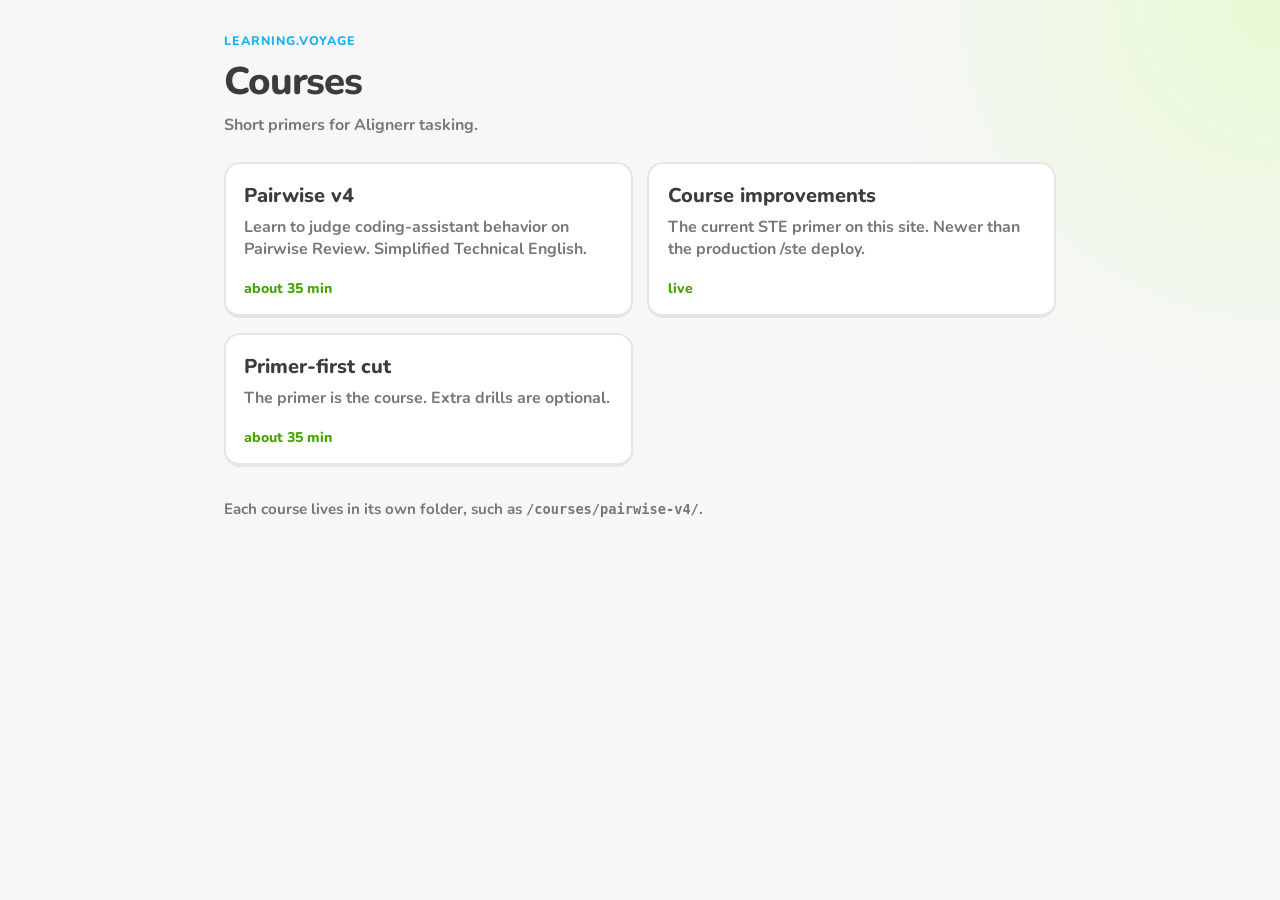
<file: index.html>
<!DOCTYPE html>
<html lang="en">
  <head>
    <meta charset="utf-8" />
    <meta name="viewport" content="width=device-width, initial-scale=1" />
    <title>Courses · learning.voyage</title>
    <meta name="description" content="Short primers for Alignerr tasking." />
    <link rel="preconnect" href="https://fonts.googleapis.com" />
    <link rel="preconnect" href="https://fonts.gstatic.com" crossorigin />
    <link
      href="https://fonts.googleapis.com/css2?family=Nunito:wght@700;800&display=swap"
      rel="stylesheet"
    />
    <link rel="stylesheet" href="shared/hub.css" />
    <script src="catalog.js"></script>
  </head>
  <body>
    <div class="wrap" id="hub"></div>
    <script>
      (function () {
        const root = document.getElementById("hub");
        const courses = (CATALOG && CATALOG.courses) || [];
        root.innerHTML = `
          <div class="top">
            <div>
              <p class="kicker">learning.voyage</p>
              <h1>${CATALOG.title}</h1>
              <p class="lead">${CATALOG.blurb}</p>
            </div>
          </div>
          <div class="grid">
            ${courses
              .map((course) => {
                const live = course.status === "live";
                const href = live ? course.slug + "/" : "#";
                const cls = live ? "card" : "card soon";
                const tag = live ? course.minutes : "In progress";
                return `
                  <a class="${cls}" href="${href}">
                    <h2>${course.title}</h2>
                    <p>${course.blurb}</p>
                    <div class="meta">${tag}</div>
                  </a>
                `;
              })
              .join("")}
          </div>
          <p class="how">Each course lives in its own folder, such as <code>/courses/pairwise-v4/</code>.</p>
        `;
      })();
    </script>
  </body>
</html>
</file>
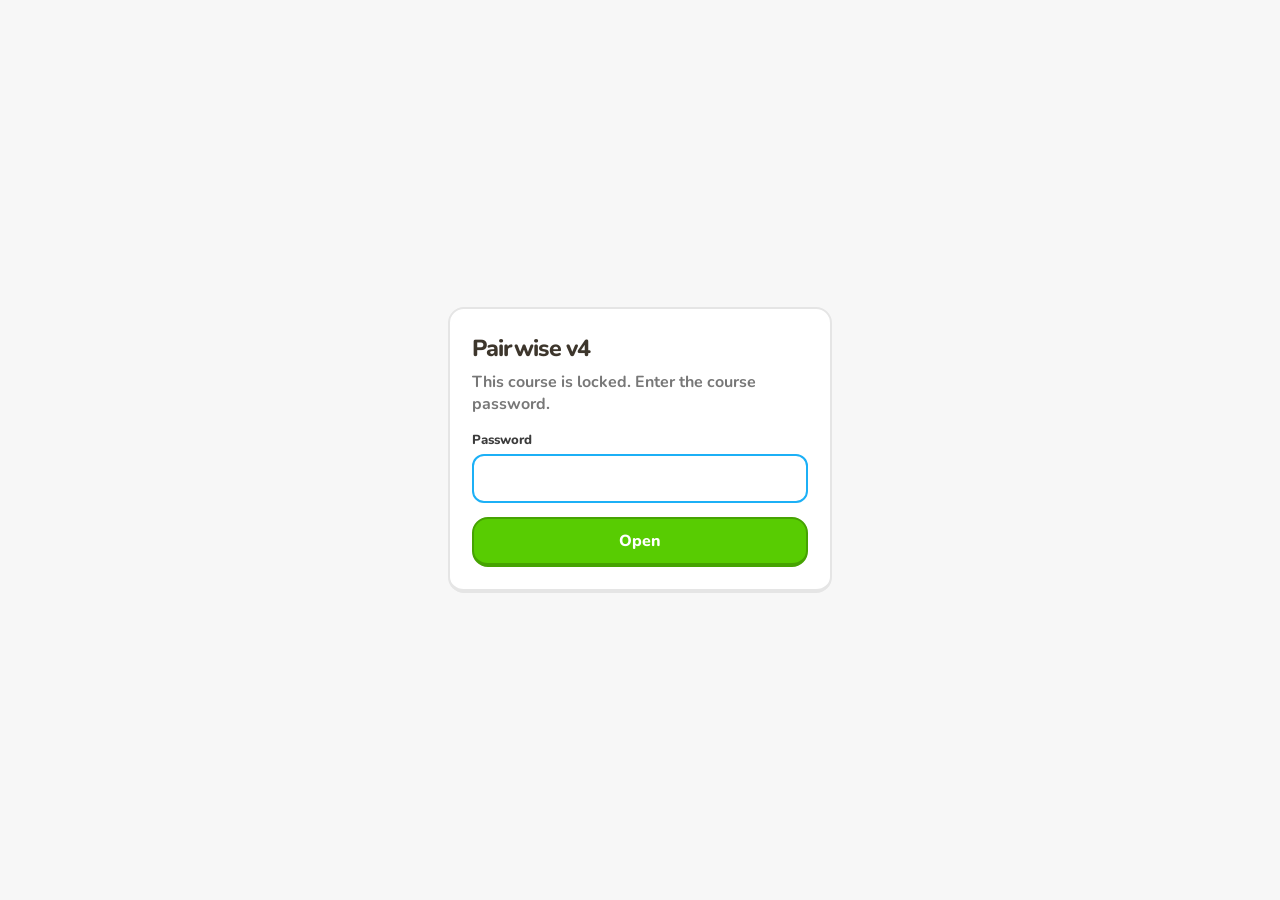
<file: pairwise-v4/faq/index.html>
<!DOCTYPE html>
<html lang="en">
  <head>
    <meta charset="utf-8" />
    <meta name="viewport" content="width=device-width, initial-scale=1" />
    <title>Admin FAQ</title>
    <meta name="description" content="Pay, Hubstaff, login, and other admin issues on Pairwise Review." />
    <link rel="preconnect" href="https://fonts.googleapis.com" />
    <link rel="preconnect" href="https://fonts.gstatic.com" crossorigin />
    <link href="https://fonts.googleapis.com/css2?family=Nunito:wght@600;700;800;900&display=swap" rel="stylesheet" />
    <link rel="stylesheet" href="faq.css" />
    <script src="../../shared/gate.js"></script>
  </head>
  <body>
    <div class="wrap">
      <div class="top">
        <a class="back" href="../">← COURSE</a>
      </div>
      <p class="kicker">ALREADY ON THE PROJECT?</p>
      <h1>Admin FAQ</h1>
      <p class="lead">Mostly pay, Hubstaff, and login. A few labeling questions too. This is not the Behavioral Review course.</p>
      <label class="sr" for="search" style="position:absolute;left:-9999px">Search</label>
      <input id="search" class="search" type="search" placeholder="Hubstaff, payment, quiz, release…" autocomplete="off" />
      <div id="chips" class="chips"></div>
      <p id="count" class="count"></p>
      <div id="list" class="list"></div>
      <p id="empty" class="empty" hidden>Nothing matches. Try a shorter word — Hubstaff, pay, Q1, Honesty.</p>
    </div>
    <script src="faq-data.js"></script>
    <script src="faq-search.js"></script>
    <script src="faq-ui.js"></script>
  </body>
</html>
</file>
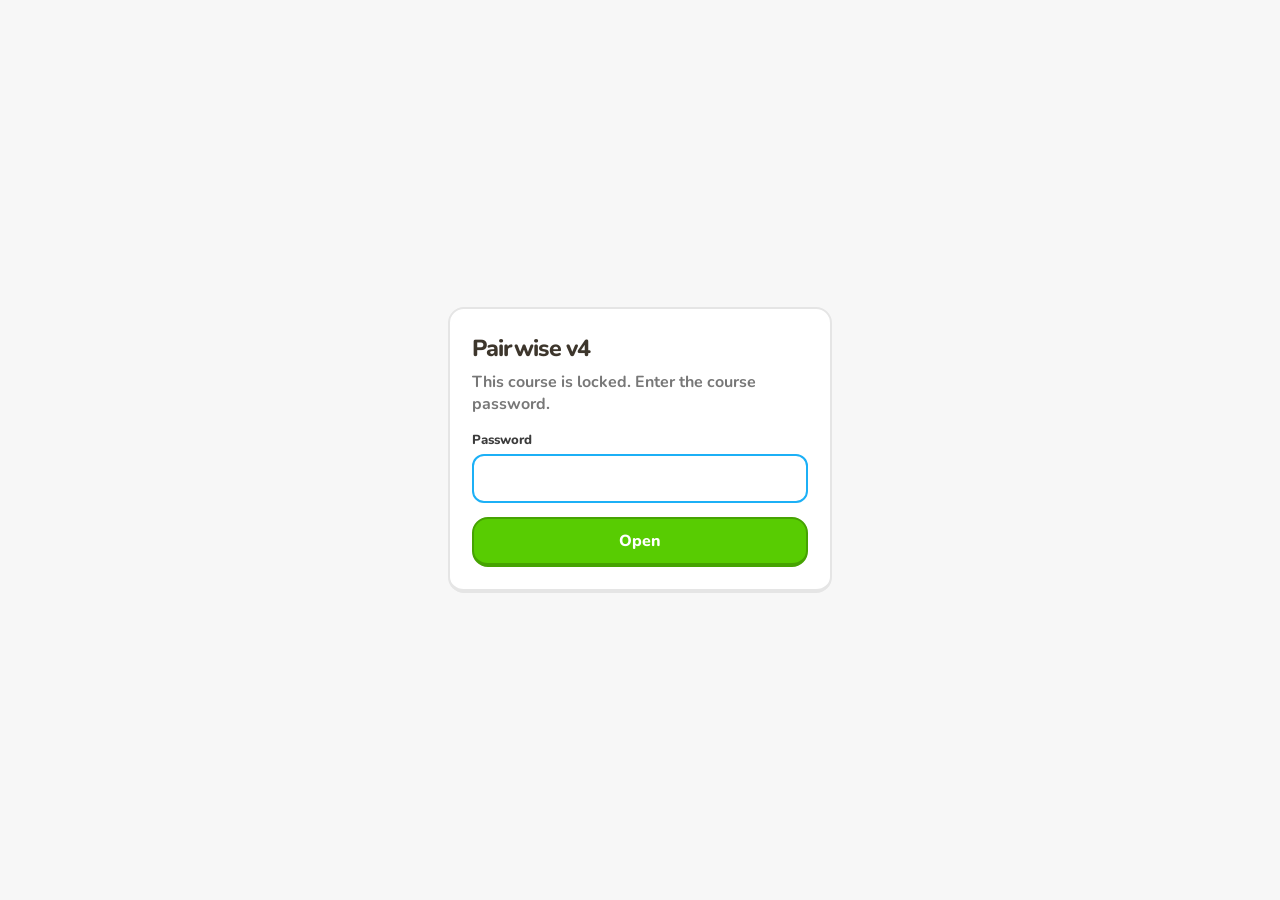
<file: primer-first/axes/index.html>
<!DOCTYPE html>
<html lang="en">
  <head>
    <meta charset="utf-8" />
    <meta name="viewport" content="width=device-width, initial-scale=1" />
    <title>Axes drills · Primer-first</title>
    <link rel="preconnect" href="https://fonts.googleapis.com" />
    <link rel="preconnect" href="https://fonts.gstatic.com" crossorigin />
    <link href="https://fonts.googleapis.com/css2?family=Nunito:wght@600;700;800;900&display=swap" rel="stylesheet" />
    <link rel="stylesheet" href="../extras.css" />
    <script src="../../shared/gate.js"></script>
  </head>
  <body data-mode="axes">
    <header class="top">
      <a class="back" href="../">← COURSE</a>
      <span class="cap">EXTRAS</span>
      <a class="nav-extra" href="../cascade/">Core judgment drills</a>
      <a class="nav-extra" href="./" aria-current="page">Axes drills</a>
      <a class="nav-extra" href="../bank/">Practice bank</a>
      <a class="nav-extra" href="../definitions/">Glossary</a>
    </header>
    <div class="banner"><b>OPTIONAL · ENCOURAGED</b> Examples and edge cases only. The rule is in the <a href="../">primer</a>.</div>
    <main class="wrap" id="app">Loading extra drills…</main>
    <script src="../extras.js"></script>
  </body>
</html>
</file>
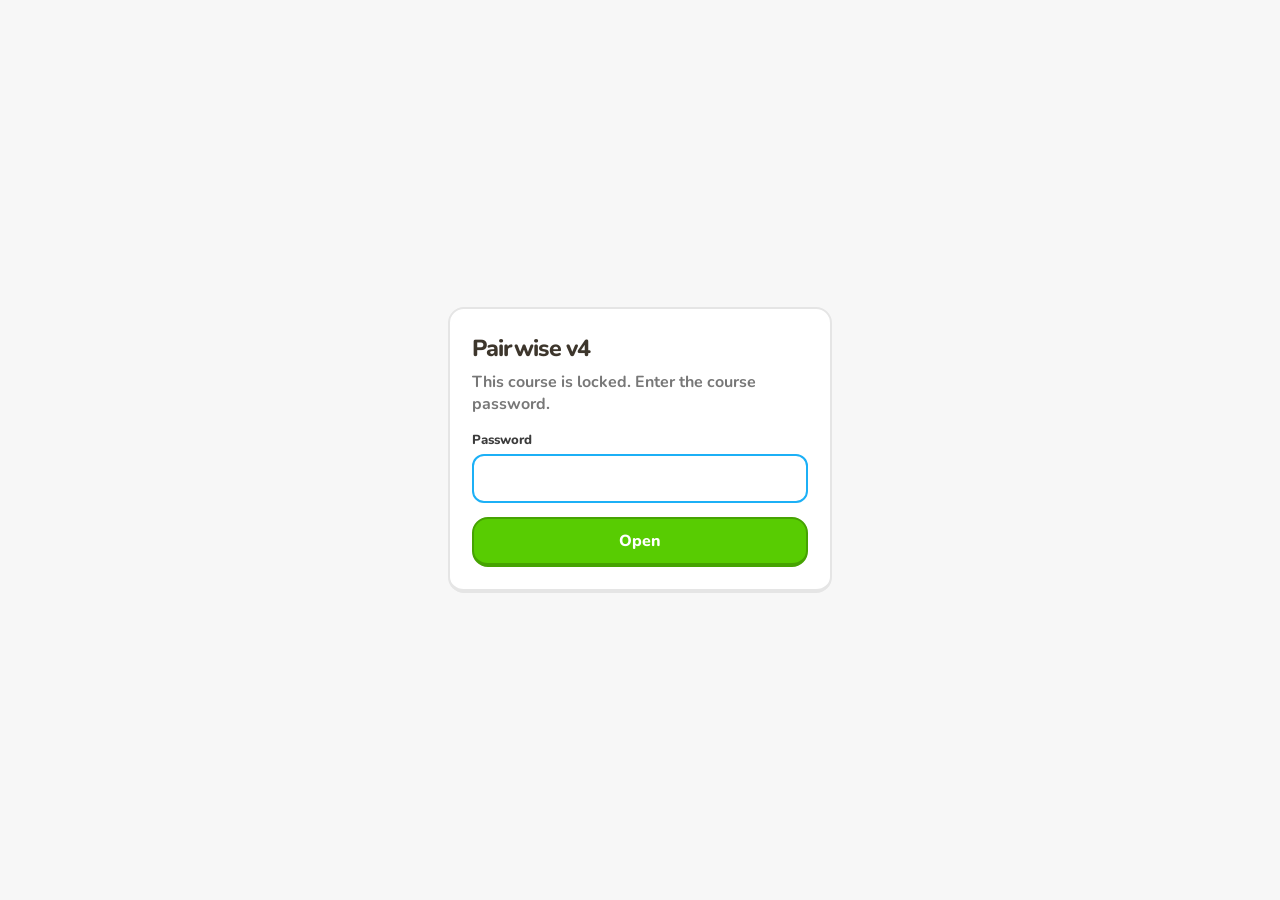
<file: primer-first/bank/index.html>
<!DOCTYPE html>
<html lang="en">
  <head>
    <meta charset="utf-8" />
    <meta name="viewport" content="width=device-width, initial-scale=1" />
    <title>Practice bank · Primer-first</title>
    <link rel="preconnect" href="https://fonts.googleapis.com" />
    <link rel="preconnect" href="https://fonts.gstatic.com" crossorigin />
    <link href="https://fonts.googleapis.com/css2?family=Nunito:wght@600;700;800;900&display=swap" rel="stylesheet" />
    <link rel="stylesheet" href="../extras.css" />
    <script src="../../shared/gate.js"></script>
  </head>
  <body data-mode="bank">
    <header class="top">
      <a class="back" href="../">← COURSE</a>
      <span class="cap">EXTRAS</span>
      <a class="nav-extra" href="../cascade/">Core judgment drills</a>
      <a class="nav-extra" href="../axes/">Axes drills</a>
      <a class="nav-extra" href="./" aria-current="page">Practice bank</a>
      <a class="nav-extra" href="../definitions/">Glossary</a>
    </header>
    <div class="banner"><b>OPTIONAL · ENCOURAGED</b> Examples and edge cases only. The rule is in the <a href="../">primer</a>.</div>
    <main class="wrap" id="app">Loading extra drills…</main>
    <script src="../extras.js"></script>
  </body>
</html>
</file>
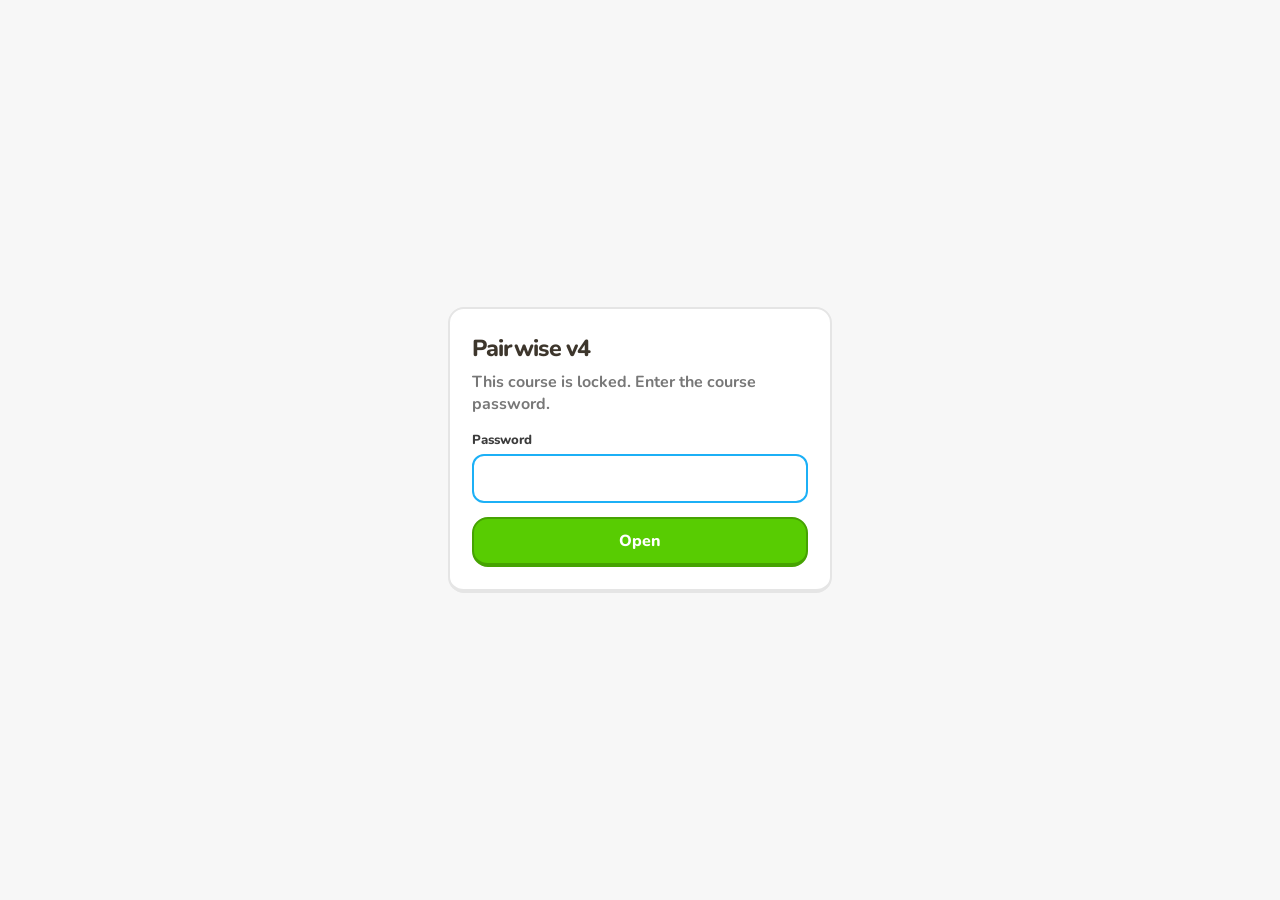
<file: primer-first/cascade/index.html>
<!DOCTYPE html>
<html lang="en">
  <head>
    <meta charset="utf-8" />
    <meta name="viewport" content="width=device-width, initial-scale=1" />
    <title>Core judgment drills · Primer-first</title>
    <link rel="preconnect" href="https://fonts.googleapis.com" />
    <link rel="preconnect" href="https://fonts.gstatic.com" crossorigin />
    <link href="https://fonts.googleapis.com/css2?family=Nunito:wght@600;700;800;900&display=swap" rel="stylesheet" />
    <link rel="stylesheet" href="../extras.css" />
    <script src="../../shared/gate.js"></script>
  </head>
  <body data-mode="cascade">
    <header class="top">
      <a class="back" href="../">← COURSE</a>
      <span class="cap">EXTRAS</span>
      <a class="nav-extra" href="./" aria-current="page">Core judgment drills</a>
      <a class="nav-extra" href="../axes/">Axes drills</a>
      <a class="nav-extra" href="../bank/">Practice bank</a>
      <a class="nav-extra" href="../definitions/">Glossary</a>
    </header>
    <div class="banner"><b>OPTIONAL · ENCOURAGED</b> Examples and edge cases only. The rule is in the <a href="../">primer</a>.</div>
    <main class="wrap" id="app">Loading extra drills…</main>
    <script src="../extras.js"></script>
  </body>
</html>
</file>
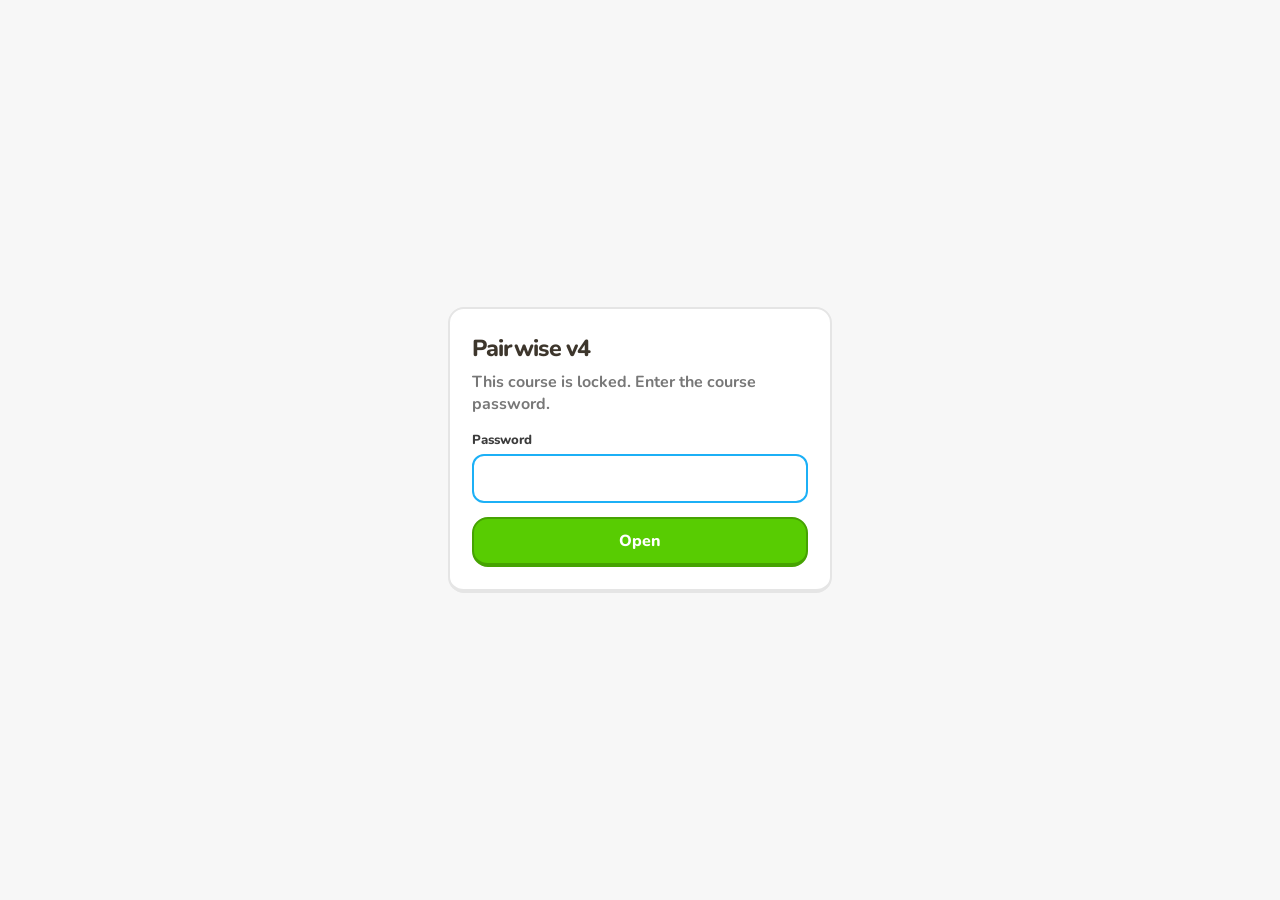
<file: primer-first/definitions/index.html>
<!DOCTYPE html>
<html lang="en">
  <head>
    <meta charset="utf-8" />
    <meta name="viewport" content="width=device-width, initial-scale=1" />
    <title>Glossary · Primer-first</title>
    <link rel="preconnect" href="https://fonts.googleapis.com" />
    <link rel="preconnect" href="https://fonts.gstatic.com" crossorigin />
    <link href="https://fonts.googleapis.com/css2?family=Nunito:wght@600;700;800;900&display=swap" rel="stylesheet" />
    <link rel="stylesheet" href="../extras.css" />
    <script src="../../shared/gate.js"></script>
  </head>
  <body data-mode="glossary">
    <header class="top">
      <a class="back" href="../">← COURSE</a>
      <span class="cap">EXTRAS</span>
      <a class="nav-extra" href="../cascade/">Core judgment drills</a>
      <a class="nav-extra" href="../axes/">Axes drills</a>
      <a class="nav-extra" href="../bank/">Practice bank</a>
      <a class="nav-extra" href="./" aria-current="page">Glossary</a>
    </header>
    <div class="banner"><b>OPTIONAL · ENCOURAGED</b> Examples and edge cases only. The rule is in the <a href="../">primer</a>.</div>
    <main class="wrap" id="app">Loading glossary…</main>
    <script src="../extras.js"></script>
  </body>
</html>
</file>
<file: shared/hub.css>
:root {
  --feather: #58cc02;
  --feather-deep: #46a302;
  --eel: #3c3c3c;
  --wolf: #777777;
  --swan: #e5e5e5;
  --polar: #f7f7f7;
  --snow: #ffffff;
  --macaw: #1cb0f6;
  --font: "Nunito", "Segoe UI", sans-serif;
}

* {
  box-sizing: border-box;
}

html,
body {
  margin: 0;
  min-height: 100%;
  background: var(--polar);
  color: var(--eel);
  font-family: var(--font);
}

body {
  background-image: radial-gradient(circle at 100% 0, #e7f9d4 0, transparent 26rem);
}

.wrap {
  width: min(52rem, calc(100% - 2rem));
  margin: 0 auto;
  padding: 2rem 0 4rem;
}

.top {
  display: flex;
  justify-content: space-between;
  align-items: flex-start;
  gap: 1rem;
  margin-bottom: 1.6rem;
}

.kicker {
  margin: 0 0 0.35rem;
  color: var(--macaw);
  font-size: 0.78rem;
  font-weight: 800;
  letter-spacing: 0.08em;
  text-transform: uppercase;
}

h1 {
  margin: 0 0 0.4rem;
  font-size: clamp(1.8rem, 4vw, 2.4rem);
  font-weight: 800;
  letter-spacing: -0.03em;
}

.lead {
  margin: 0;
  color: var(--wolf);
  font-weight: 700;
  max-width: 34rem;
}

.out {
  border: 2px solid var(--swan);
  border-bottom-width: 4px;
  background: var(--snow);
  color: var(--eel);
  border-radius: 14px;
  padding: 0.55rem 0.85rem;
  font: inherit;
  font-weight: 800;
  cursor: pointer;
}

.grid {
  display: grid;
  gap: 0.9rem;
}

@media (min-width: 720px) {
  .grid {
    grid-template-columns: 1fr 1fr;
  }
}

.card {
  display: flex;
  flex-direction: column;
  gap: 0.45rem;
  background: var(--snow);
  border: 2px solid var(--swan);
  border-bottom-width: 4px;
  border-radius: 16px;
  padding: 1.15rem 1.15rem 1.05rem;
  color: inherit;
  text-decoration: none;
}

.card h2 {
  margin: 0;
  font-size: 1.25rem;
  font-weight: 800;
}

.card p {
  margin: 0;
  color: var(--wolf);
  font-weight: 700;
}

.meta {
  margin-top: auto;
  padding-top: 0.7rem;
  font-size: 0.88rem;
  font-weight: 800;
  color: var(--feather-deep);
}

.card.soon {
  opacity: 0.7;
  pointer-events: none;
}

.how {
  margin-top: 2rem;
  color: var(--wolf);
  font-weight: 700;
  font-size: 0.95rem;
}

.how code {
  font-size: 0.9em;
}
</file>
<file: pairwise-v4/faq/faq.css>
:root {
  --paper: #fdfaf3;
  --ink: #3d362c;
  --body: #4a4238;
  --mute: #8a7f6f;
  --line: #ece2d2;
  --card: #fffdf8;
  --accent: oklch(0.55 0.15 40);
  --accent-deep: oklch(0.45 0.13 40);
  --warn-bg: oklch(0.96 0.03 25);
  --warn-line: oklch(0.82 0.08 25);
  --font: "Nunito", "Segoe UI", sans-serif;
}

* { box-sizing: border-box; }

html, body {
  margin: 0;
  min-height: 100%;
  background: var(--paper);
  color: var(--body);
  font-family: var(--font);
}

body {
  overflow-y: auto;
}

a { color: var(--accent); }
a:hover { color: var(--ink); }

.wrap {
  width: min(42rem, calc(100% - 2rem));
  margin: 0 auto;
  padding: 28px 0 72px;
}

.top {
  display: flex;
  align-items: center;
  justify-content: space-between;
  gap: 12px;
  margin-bottom: 18px;
}

.back {
  display: inline-flex;
  align-items: center;
  height: 38px;
  padding: 0 14px;
  border-radius: 99px;
  background: #f0e8da;
  color: var(--mute);
  font-size: 12px;
  font-weight: 900;
  letter-spacing: 0.8px;
  text-decoration: none;
  white-space: nowrap;
}

.kicker {
  margin: 0 0 6px;
  font-size: 12px;
  font-weight: 800;
  letter-spacing: 2px;
  color: var(--accent);
}

h1 {
  margin: 0 0 8px;
  font-size: 34px;
  font-weight: 900;
  letter-spacing: -0.5px;
  color: var(--ink);
}

.lead {
  margin: 0 0 18px;
  max-width: 34rem;
  font-size: 15.5px;
  font-weight: 600;
  color: var(--mute);
  line-height: 1.55;
}

.search {
  width: 100%;
  border: 2px solid var(--line);
  border-radius: 14px;
  padding: 12px 14px;
  font: inherit;
  font-size: 15px;
  font-weight: 700;
  color: var(--ink);
  background: var(--card);
}

.search:focus {
  outline: none;
  border-color: var(--accent);
}

.chips {
  display: flex;
  flex-wrap: wrap;
  gap: 6px;
  margin: 14px 0 0;
}

.chip {
  padding: 6px 12px;
  border-radius: 99px;
  border: 2px solid var(--line);
  background: var(--card);
  color: var(--mute);
  font: inherit;
  font-size: 13px;
  font-weight: 800;
  cursor: pointer;
}

.chip.on {
  border-color: transparent;
  background: oklch(0.96 0.04 40);
  color: var(--accent-deep);
}

.chip span {
  margin-left: 6px;
  font-weight: 700;
  opacity: 0.7;
}

.count {
  margin: 14px 0 0;
  font-size: 13px;
  font-weight: 700;
  color: var(--mute);
}

.list {
  display: flex;
  flex-direction: column;
  gap: 8px;
  margin-top: 12px;
}

.item {
  background: var(--card);
  border: 2px solid var(--line);
  border-radius: 16px;
  scroll-margin-top: 16px;
}

.item.open {
  border-color: oklch(0.82 0.09 40);
}

.q {
  width: 100%;
  padding: 14px 16px;
  background: transparent;
  border: 0;
  color: inherit;
  font: inherit;
  text-align: left;
  cursor: pointer;
  display: flex;
  justify-content: space-between;
  gap: 12px;
}

.q-text {
  font-size: 15px;
  font-weight: 800;
  line-height: 1.35;
  color: var(--ink);
}

.q-toggle {
  flex: none;
  font-size: 12px;
  font-weight: 800;
  letter-spacing: 0.6px;
  color: var(--mute);
}

.a {
  padding: 0 16px 16px;
  border-top: 1px solid #f3ecdd;
  max-width: 40rem;
}

.a p, .a li {
  font-size: 15px;
  font-weight: 600;
  line-height: 1.55;
}

.a p { margin: 12px 0 0; }
.a ul, .a ol {
  margin: 12px 0 0;
  padding-left: 22px;
  display: grid;
  gap: 4px;
}
.a ul { list-style: disc; }
.a ol { list-style: decimal; }
.a ul ul {
  margin: 4px 0 0;
  padding-left: 20px;
}

.more {
  display: inline-block;
  margin-top: 10px;
  font-size: 13px;
  font-weight: 800;
  text-decoration: none;
}

.empty {
  margin: 18px 0 0;
  font-size: 14px;
  font-weight: 700;
  color: var(--mute);
}
</file>
<file: primer-first/extras.css>
:root {
  --paper: #fdfaf3;
  --card: #fffdf8;
  --ink: #3d362c;
  --body: #4a4238;
  --muted: #8a7f6f;
  --faint: #b0a48d;
  --line: #ece2d2;
  --dash: #e3d8c4;
  --accent: oklch(0.55 0.15 40);
  --accent-fill: oklch(0.62 0.15 40);
  --amber: oklch(0.96 0.05 85);
  --amber-line: oklch(0.78 0.13 85);
  --amber-fill: oklch(0.75 0.14 85);
  --ok: oklch(0.72 0.12 145);
  --bad: oklch(0.62 0.14 25);
}
* { box-sizing: border-box; }
html, body {
  margin: 0;
  background: var(--paper);
  color: var(--body);
  font-family: Nunito, sans-serif;
}
a { color: var(--accent); }
a:hover { color: var(--ink); }
.top {
  display: flex;
  align-items: center;
  flex-wrap: wrap;
  gap: 8px 14px;
  padding: 10px 16px;
  background: var(--paper);
  border-bottom: 2px solid var(--line);
}
.back {
  display: inline-flex;
  align-items: center;
  height: 34px;
  padding: 0 14px;
  border-radius: 99px;
  background: var(--accent-fill);
  color: #fff;
  font-size: 12.5px;
  font-weight: 900;
  letter-spacing: 0.8px;
  text-decoration: none;
  white-space: nowrap;
}
.back:hover { color: #fff; filter: brightness(0.97); }
.cap {
  font-size: 11px;
  font-weight: 900;
  letter-spacing: 1.5px;
  color: var(--faint);
}
.nav-extra {
  color: var(--muted);
  font-size: 13px;
  font-weight: 800;
  text-decoration: none;
}
.nav-extra[aria-current="page"] {
  color: var(--ink);
  text-decoration: underline;
  text-underline-offset: 4px;
}
.banner {
  background: var(--amber);
  border-bottom: 2px solid var(--amber-line);
  color: var(--body);
  padding: 8px 16px;
  text-align: center;
  font-size: 13.5px;
  font-weight: 700;
  line-height: 1.5;
}
.banner b {
  display: inline-block;
  margin-right: 8px;
  padding: 1px 8px;
  border-radius: 99px;
  background: var(--amber-fill);
  color: #fff;
  font-size: 11px;
  letter-spacing: 1.2px;
  vertical-align: 1px;
}
.wrap {
  max-width: 760px;
  margin: 0 auto;
  padding: 28px 20px 72px;
}
.kicker {
  margin: 0;
  font-size: 11px;
  font-weight: 900;
  letter-spacing: 1.6px;
  color: var(--accent);
}
h1 {
  margin: 8px 0 8px;
  font-size: 30px;
  font-weight: 900;
  letter-spacing: -0.5px;
  color: var(--ink);
}
.lead {
  margin: 0 0 22px;
  max-width: 560px;
  font-size: 15.5px;
  font-weight: 600;
  color: var(--muted);
  line-height: 1.55;
}
.card {
  background: var(--card);
  border: 2px solid var(--line);
  border-radius: 20px;
  box-shadow: 0 4px 0 var(--line);
  padding: 16px 18px;
}
.card + .card { margin-top: 12px; }
.card h2 {
  margin: 0;
  font-size: 16.5px;
  font-weight: 900;
  color: var(--ink);
}
.card p {
  margin: 6px 0 0;
  font-size: 14px;
  font-weight: 600;
  color: var(--muted);
  line-height: 1.5;
}
button.card {
  display: block;
  width: 100%;
  text-align: left;
  font: inherit;
  color: inherit;
  cursor: pointer;
}
button.card:hover { filter: brightness(0.99); }
.grid {
  display: grid;
  grid-template-columns: 1fr 1fr;
  gap: 10px;
}
@media (max-width: 640px) {
  .grid { grid-template-columns: 1fr; }
}
.tech {
  margin: 8px 0 22px;
}
.tech .label {
  font-size: 11px;
  font-weight: 900;
  letter-spacing: 1.4px;
  color: var(--accent);
}
.choice {
  display: block;
  width: 100%;
  margin-top: 10px;
  padding: 12px 14px;
  border: 2px solid var(--line);
  border-radius: 14px;
  background: #fff;
  color: var(--ink);
  font: inherit;
  font-size: 14.5px;
  font-weight: 700;
  text-align: left;
  cursor: pointer;
}
.choice:hover { border-color: var(--accent-fill); }
.choice[disabled] { cursor: default; }
.choice.right { border-color: var(--ok); background: oklch(0.96 0.04 145); }
.choice.wrong { border-color: var(--bad); background: oklch(0.96 0.03 25); }
.feedback {
  margin-top: 14px;
  padding: 12px 14px;
  border-radius: 14px;
  background: oklch(0.96 0.03 85);
  border: 2px solid oklch(0.88 0.06 85);
  font-size: 14px;
  font-weight: 600;
  line-height: 1.55;
}
.row {
  display: flex;
  gap: 10px;
  flex-wrap: wrap;
  margin-top: 16px;
}
.btn {
  display: inline-flex;
  align-items: center;
  height: 38px;
  padding: 0 16px;
  border: 0;
  border-radius: 12px;
  background: var(--accent-fill);
  color: #fff;
  font: inherit;
  font-size: 13px;
  font-weight: 900;
  letter-spacing: 0.6px;
  cursor: pointer;
  text-decoration: none;
}
.btn.ghost {
  background: #f0e8da;
  color: var(--muted);
}
.meta {
  font-size: 12px;
  font-weight: 800;
  letter-spacing: 0.5px;
  color: var(--faint);
}
.flag, .req, .quote {
  margin-top: 12px;
  padding: 12px 14px;
  border-radius: 14px;
  background: #fff;
  border: 2px solid var(--line);
}
.flag h3, .req h3, .quote h3 {
  margin: 0 0 6px;
  font-size: 11px;
  font-weight: 900;
  letter-spacing: 1.2px;
  color: var(--faint);
}
.hidden { display: none; }
.term h2 { font-size: 18px; }
.example {
  margin-top: 10px;
  padding: 12px 14px;
  border-radius: 12px;
  background: #fff;
  border: 2px solid var(--line);
}
.example .meta { margin-bottom: 4px; }
</file>
